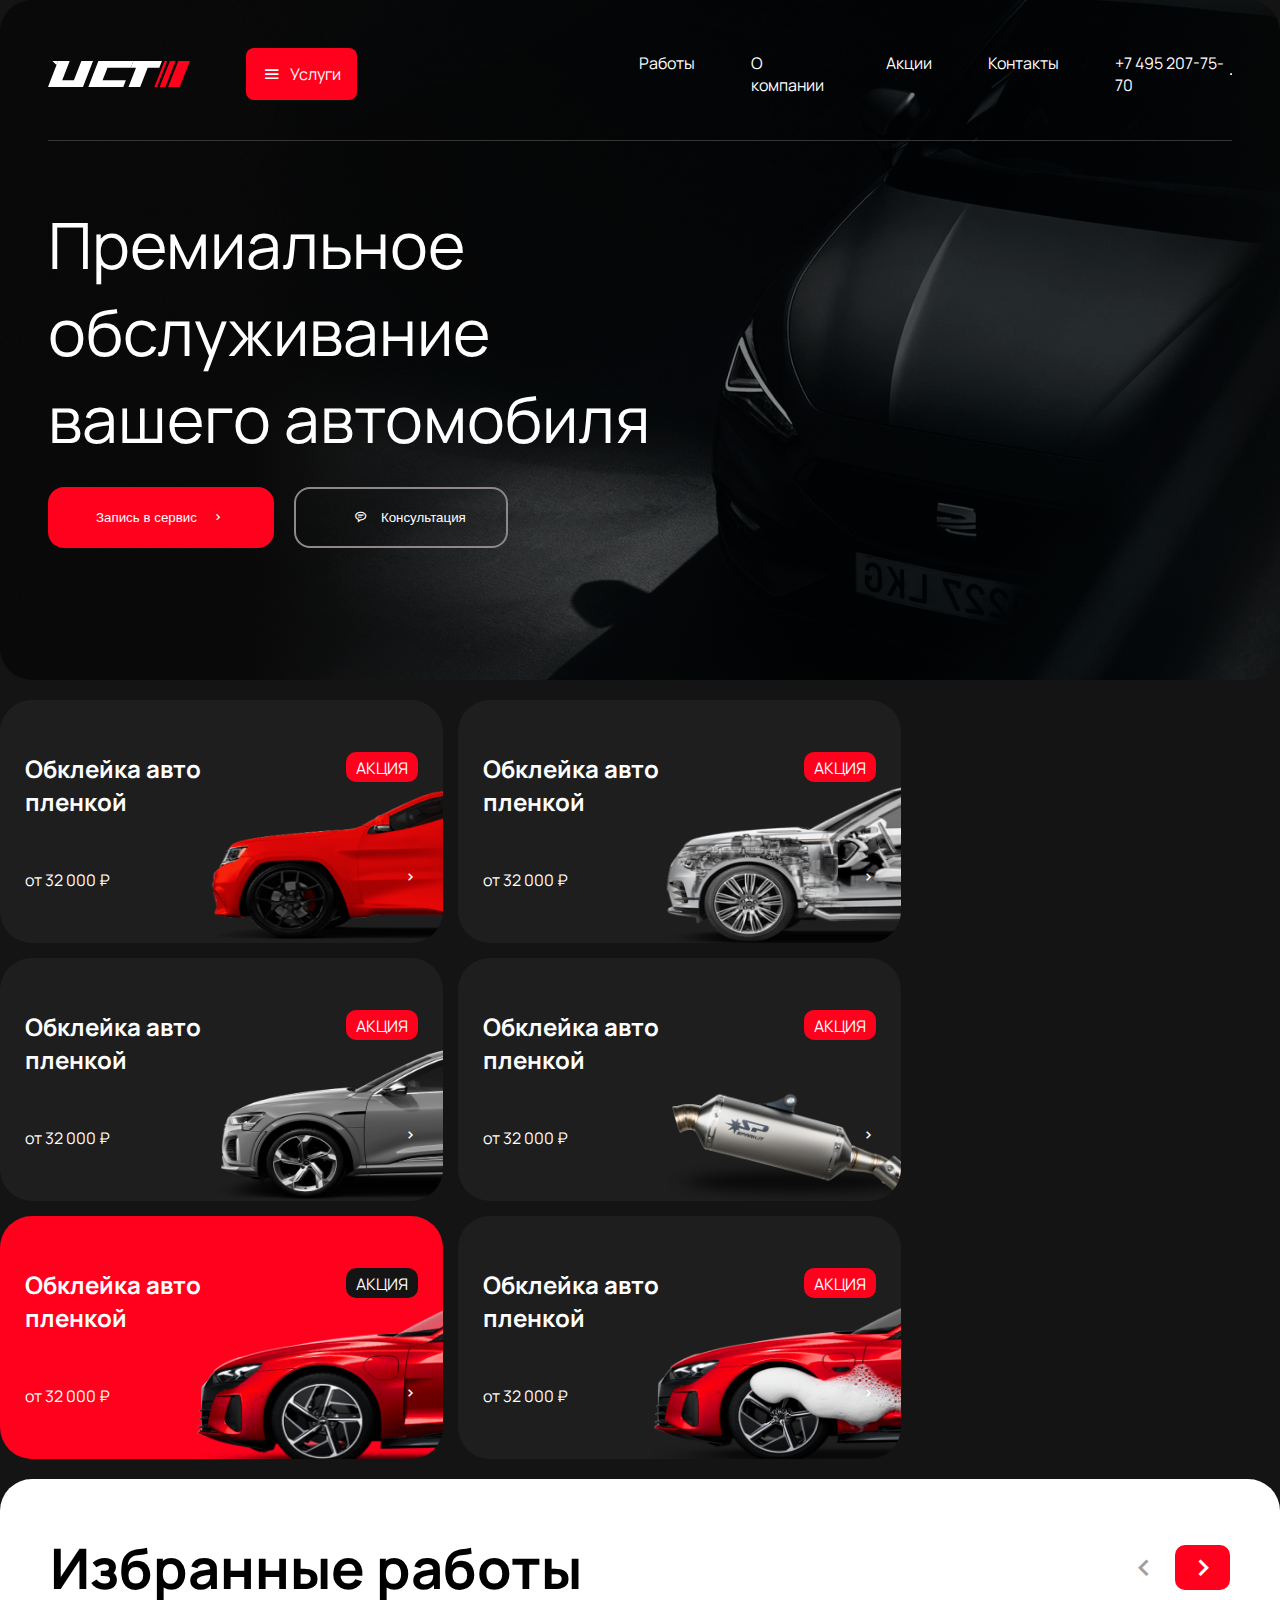
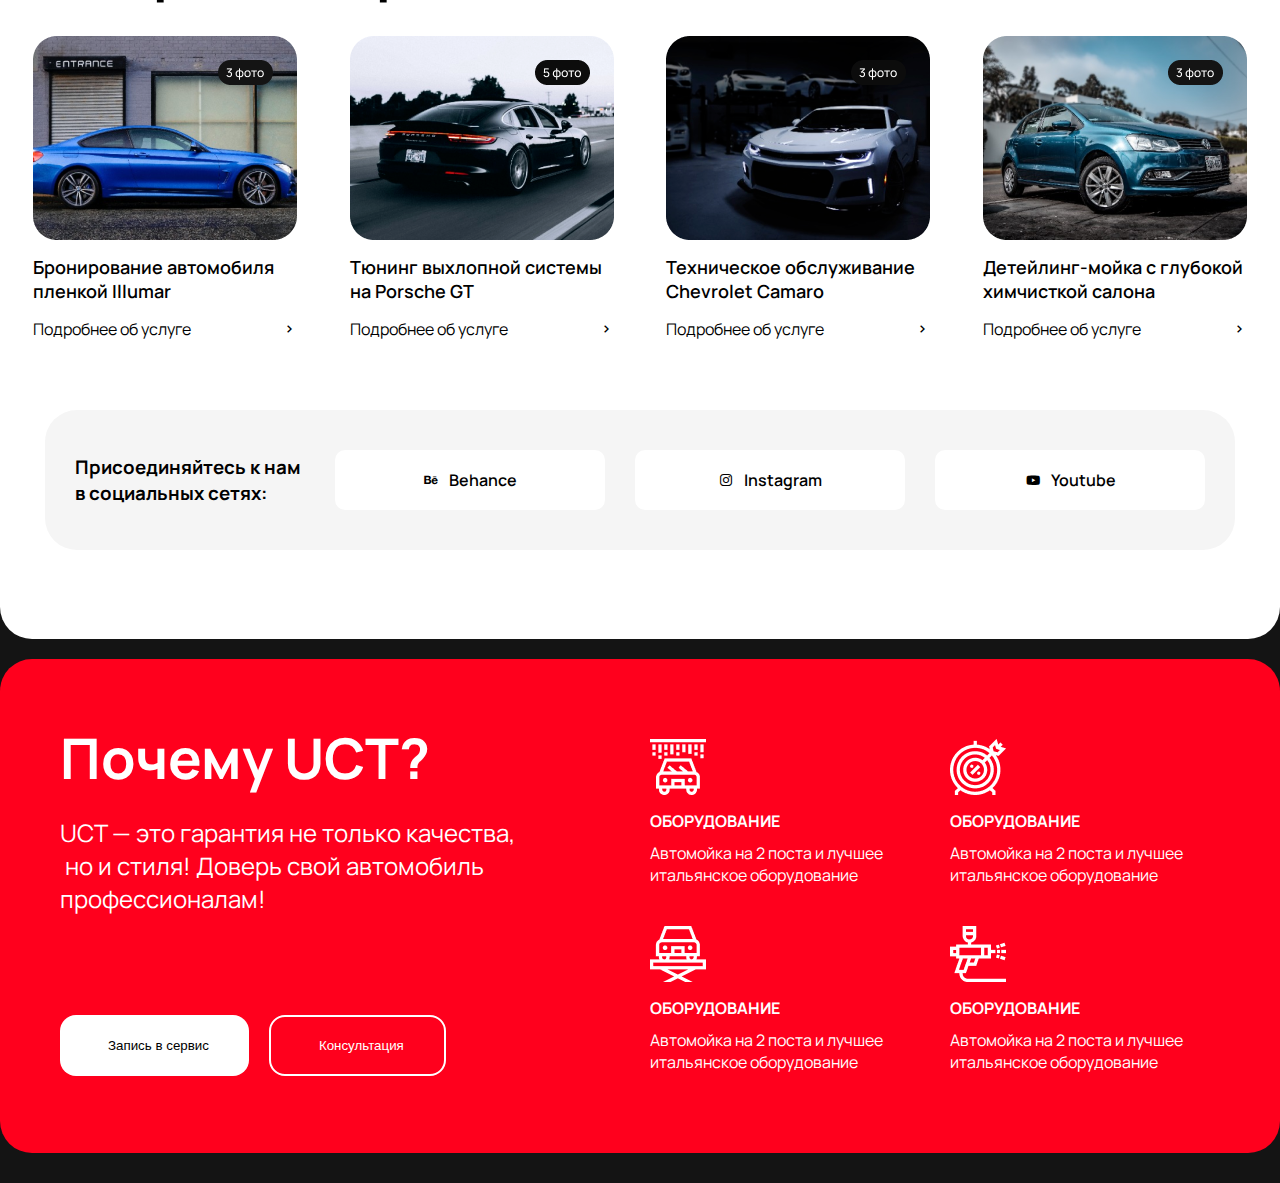
<file: car-service/index.html>
<!DOCTYPE html>
<html lang="en">
<head>
    <meta charset="UTF-8">
    <meta name="viewport" content="width=device-width, initial-scale=1.0">
    <title>Car Service</title>

    <!-- Google Fonts-->
    <link rel="preconnect" href="https://fonts.googleapis.com">
    <link rel="preconnect" href="https://fonts.gstatic.com" crossorigin>
    <link href="https://fonts.googleapis.com/css2?family=Manrope:wght@200;300;400;600;700;800&display=swap" rel="stylesheet">

    <!-- Icons -->
    <link rel="stylesheet" href="https://unpkg.com/boxicons@2.1.4/css/boxicons.min.css">

    <!-- CSS Link -->
    <link rel="stylesheet" href="css/index.css">
</head>
<body>
    <!-- Header Section Start -->
    <div class="header__section">
        <div class="header__box">
            <header class="header">
                <div class="header__logo">
                    <img class="logo" src="images/logo.svg" alt="">
                    <a class="service" href="#"> <i class='bx bx-menu'></i> Услуги</a>
                </div>
                <nav class="menu">
                    <ul class="menu__list">
                        <li class="menu__item">
                            <a class="menu__link" href="#">Работы</a>
                        </li>
                        <li class="menu__item">
                            <a class="menu__link" href="#">О компании</a>
                        </li>
                        <li class="menu__item">
                            <a class="menu__link" href="#">Акции</a>
                        </li>
                        <li class="menu__item">
                            <a class="menu__link" href="#">Контакты</a>
                        </li>
                        <li class="menu__item">
                            <a class="menu__link" href="#">+7 495 207-75-70</a>
                        </li>
                    </ul>
                </nav>
                <hr>
            </header>
            <div class="header__bottom">
                <div class="header__content">
                    <h1 class="header__title">Премиальное <br>обслуживание <br> вашего автомобиля</h1>
                    <div class="button__box">
                        <button class="header__button header__button-primary">Запись в сервис 
                            <i class='bx bx-chevron-right'></i>
                        </button>
                        <button class="header__button header__button-tranparent"> 
                            <i class='bx bx-message-rounded-detail'></i>
                            Консультация
                        </button>
                    </div>
                </div> 
                
            </div>
        </div>
       
    </div>   
   
    <!-- Header Section End -->
    
    <!-- Car Section Start -->
    <div class="car__section">
        <div class="cars">
            <div class="car">
                <div class="car__details">
                    <h1 class="car__title">Обклейка авто <br>
                        пленкой
                    </h1>
                    <a class="car__button" href="">АКЦИЯ</a>    
                </div>
                <div class="car__price">
                    <p>от <span>32 000 ₽</span></p> 
                    <i class='bx bx-chevron-right'></i>
                </div>
            </div>
            <div class="car">
                <div class="car__details">
                    <h1 class="car__title">Обклейка авто <br>
                        пленкой
                    </h1>
                    <a class="car__button" href="">АКЦИЯ</a>    
                </div>
                <div class="car__price">
                    <p>от <span>32 000 ₽</span></p> 
                    <i class='bx bx-chevron-right'></i>
                </div>
            </div>
            <div class="car">
                <div class="car__details">
                    <h1 class="car__title">Обклейка авто <br>
                        пленкой
                    </h1>
                    <a class="car__button" href="">АКЦИЯ</a>    
                </div>
                <div class="car__price">
                    <p>от <span>32 000 ₽</span></p> 
                    <i class='bx bx-chevron-right'></i>
                </div>
            </div>
            <div class="car">
                <div class="car__details">
                    <h1 class="car__title">Обклейка авто <br>
                        пленкой
                    </h1>
                    <a class="car__button" href="">АКЦИЯ</a>    
                </div>
                <div class="car__price">
                    <p>от <span>32 000 ₽</span></p> 
                    <i class='bx bx-chevron-right'></i>
                </div>
            </div>
            <div class="car car-red">
                <div class="car__details">
                    <h1 class="car__title">Обклейка авто <br>
                        пленкой
                    </h1>
                    <a class="car__button" href="">АКЦИЯ</a>    
                </div>
                <div class="car__price">
                    <p>от <span>32 000 ₽</span></p> 
                    <i class='bx bx-chevron-right'></i>
                </div>
            </div>
            <div class="car">
                <div class="car__details">
                    <h1 class="car__title">Обклейка авто <br>
                        пленкой
                    </h1>
                    <a class="car__button" href="">АКЦИЯ</a>    
                </div>
                <div class="car__price">
                    <p>от <span>32 000 ₽</span></p> 
                    <i class='bx bx-chevron-right'></i>
                </div>
            </div>
        </div>
    </div>
    <!-- Car Section End -->

    <!-- Block Section Start -->
    <section class="block__section">
        <div class="block">
            <div class="block__details">
                <div>
                    <h1 class="block__title">Избранные работы</h1>
                </div>
                <div>
                    <i class='bx bx-chevron-left left-arrow'></i>
                    <i class='bx bx-chevron-right right-arrow'></i>
                </div>
            </div>
            <div class="car__block">
                <div class="block__car-details">
                    <img src="images/car-10.png" alt="">
                    <h2 class="car__title">Бронирование автомобиля
                        пленкой Illumar
                    </h2>
                    <div class="car__show">
                        <p class="car__description">Подробнее об услуге</p>  <i class='bx bx-chevron-right'></i>
                    </div>
                </div>
                <div class="block__car-details">
                    <img src="images/car-7.png" alt="">
                    <h2 class="car__title">Тюнинг выхлопной системы
                        на Porsche GT
                    </h2>
                    <div class="car__show">
                        <p class="car__description">Подробнее об услуге</p>  <i class='bx bx-chevron-right'></i>
                    </div>
                </div>
                <div class="block__car-details">
                    <img src="images/car-8.png" alt="">
                    <h2 class="car__title">Техническое обслуживание
                        Chevrolet Camaro
                    </h2>
                    <div class="car__show">
                        <p class="car__description">Подробнее об услуге</p>  <i class='bx bx-chevron-right'></i>
                    </div>
                </div>
                <div class="block__car-details">
                    <img src="images/car-9.png" alt="">
                    <h2 class="car__title">Детейлинг-мойка с глубокой
                        химчисткой салона
                    </h2>
                    <div class="car__show">
                        <p class="car__description">Подробнее об услуге</p>  <i class='bx bx-chevron-right'></i>
                    </div>
                </div>
            </div>
            <div class="join__us">
                <div>
                    <h3>Присоединяйтесь к нам  <br>в социальных сетях:</h3>
                </div>
                <div class="behance">
                    <i class='bx bxl-behance'></i> Behance
                </div>
                <div class="instagram">
                    <i class='bx bxl-instagram'></i> <span>Instagram</span>
                </div>
                <div class="youtube">
                    <i class='bx bxl-youtube'></i> <span>Youtube</span>
                </div>
            </div>
        </div>
    </section>
    <section class="why__section">
        <div class="why">
            <div class="footer__content">
                    <h1>Почему UCT?</h1>
                <p>UCT — это гарантия не только качества, <br> но и стиля! Доверь свой автомобиль <br>профессионалам!</p>
                <div class="button__box footer__button-box">
                    <button class="footer__button foooter__button-primary ">
                        Запись в сервис 
                    </button>
                    <button class="footer__button footer__button-tranparent"> 
                            Консультация
                    </button>
                </div>
            </div>
            <div class="footer__details">
                <div>
                    <div class="single-details">
                        <img src="images/car-wash.png" alt="">
                        <h4>ОБОРУДОВАНИЕ</h4>
                        <p>Автомойка на 2 поста и лучшее итальянское оборудование</p>
                    </div>
                    <div class="single-details">
                        <img src="images/lift.png" alt="">
                        <h4>ОБОРУДОВАНИЕ</h4>
                        <p>Автомойка на 2 поста и лучшее итальянское оборудование</p>
                    </div>
                </div>
                <div>
                    <div class="single-details">
                        <img src="images/target.png" alt="">
                        <h4>ОБОРУДОВАНИЕ</h4>
                        <p>Автомойка на 2 поста и лучшее итальянское оборудование</p>
                    </div>
                    <div class="single-details">
                        <img src="images/spray-paint-gun.png" alt="">
                        <h4>ОБОРУДОВАНИЕ</h4>
                        <p>Автомойка на 2 поста и лучшее итальянское оборудование</p>
                    </div>
                </div>
            </div>
        </div>
    </section>
</body>
</html>
</file>
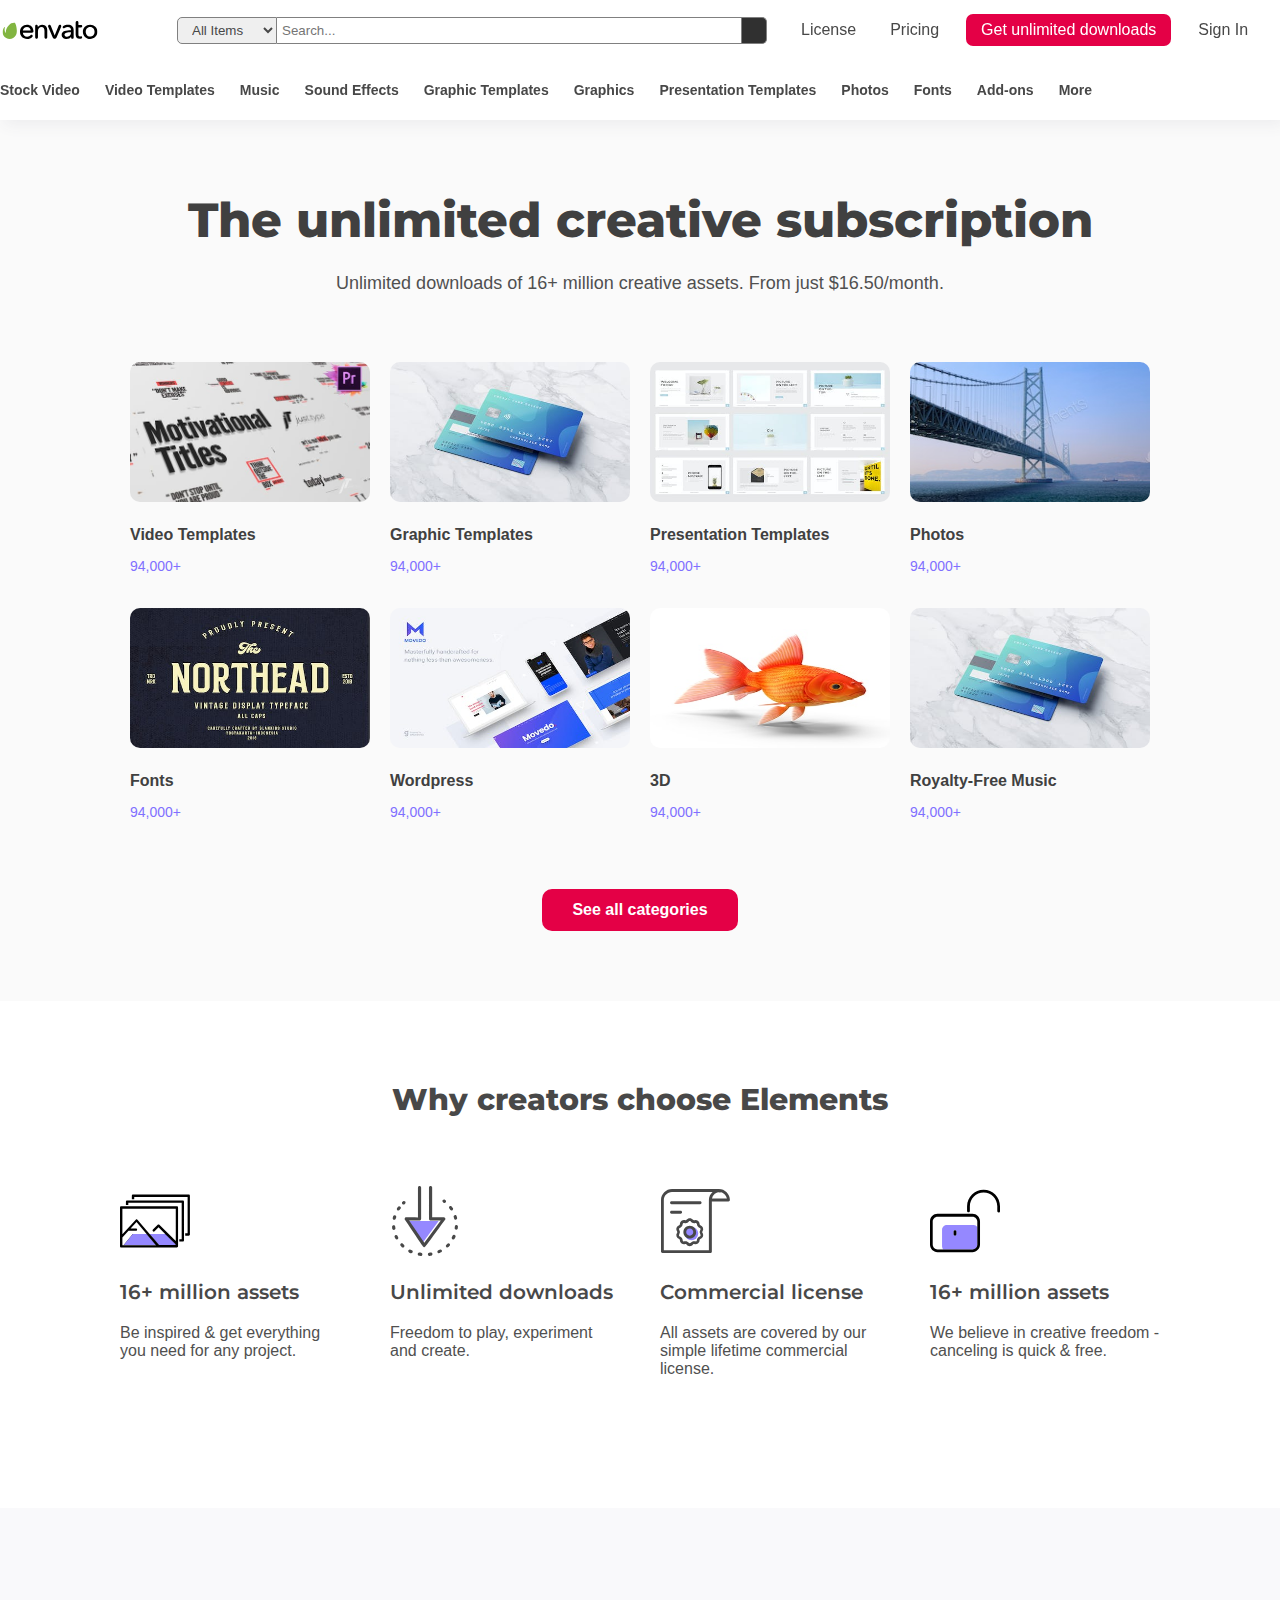
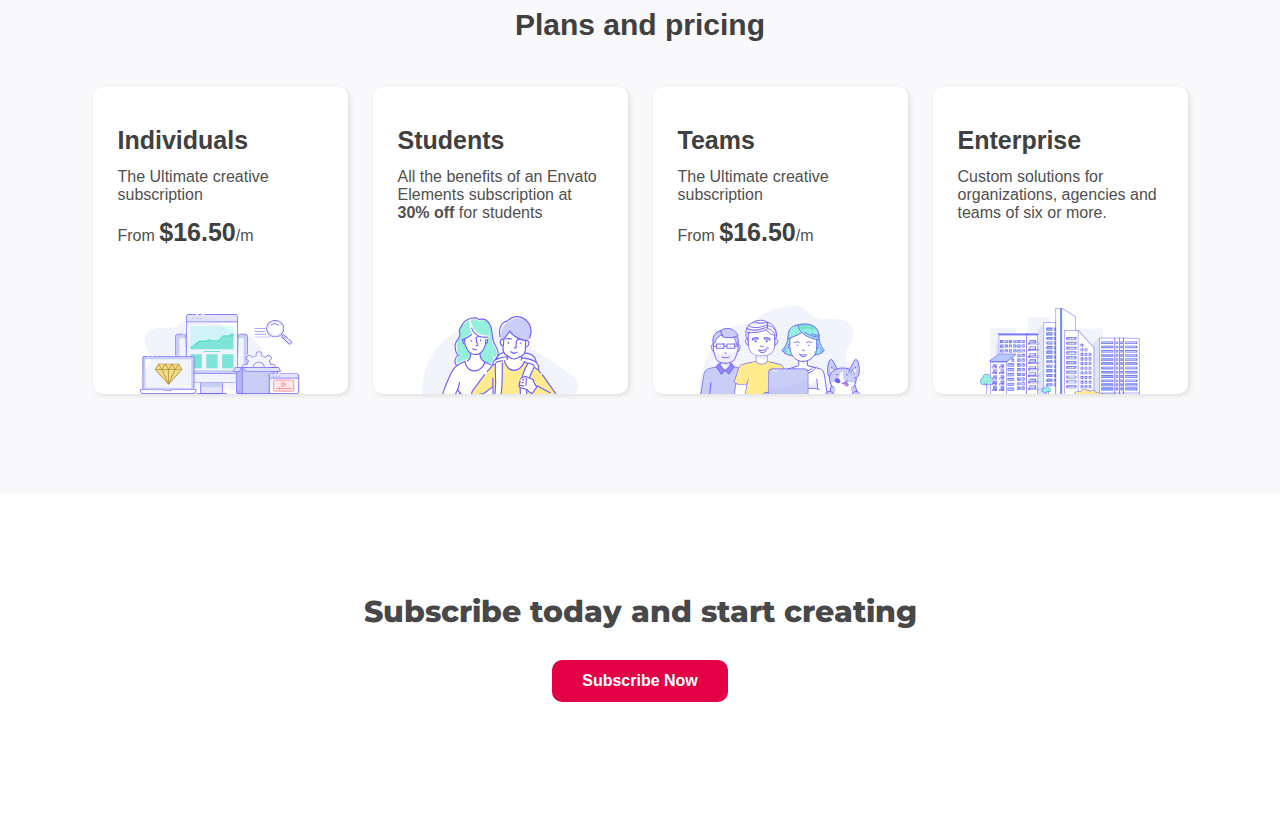
<file: envato-elements/index.html>
<!DOCTYPE html>
<html lang="en">
<head>
    <meta charset="UTF-8">
    <meta name="viewport" content="width=device-width, initial-scale=1.0">
    <title>Envato Elements: Unlimited Stock Videos, Music, Photos & Graphics</title>

    <!-- Favicon -->
    <link rel="shortcut icon" href="images/favicon.webp" type="image/x-icon">

    <!-- Google Fonts -->
    <link rel="preconnect" href="https://fonts.googleapis.com">
    <link rel="preconnect" href="https://fonts.gstatic.com" crossorigin>
    <link href="https://fonts.googleapis.com/css2?family=Montserrat:ital,wght@0,100;0,200;0,300;0,400;0,500;0,600;0,700;0,800;0,900;1,100;1,200;1,300;1,400;1,500;1,600;1,700;1,800;1,900&display=swap" rel="stylesheet">

    <!-- Font Awesome CDN Link-->
    <link rel="stylesheet" href="https://cdnjs.cloudflare.com/ajax/libs/font-awesome/6.4.2/css/all.min.css" integrity="sha512-z3gLpd7yknf1YoNbCzqRKc4qyor8gaKU1qmn+CShxbuBusANI9QpRohGBreCFkKxLhei6S9CQXFEbbKuqLg0DA==" crossorigin="anonymous" referrerpolicy="no-referrer" />

    <!-- CSS Link -->
    <link rel="stylesheet" href="css/index.css">
</head>
<body>
    <!-- Header Section Start -->
    <div class="header__section">
        <header class="header">
            <div class="header__content">
                <img src="images/logo.svg" alt="Envato Elements" class="header__logo">
                <form class="header__search">
                    <select class="items" name="item" id="all-items"> 
                        <i class="fa-solid fa-angle-down"></i>
                        <option value="all items">All Items</option>
                        <option value="Music">Stock Videos</option>
                        <option value="Music">Music</option>
                    </select>
                    <input class="search" 
                        type="search" 
                        placeholder="Search...">
                    <button type="submit">
                        <i class="fa-solid fa-magnifying-glass"></i>
                    </button>
                </form>
                <nav class="header__content-nav">
                    <ul>
                        <li class="nav__item">
                            <a class="nav__item-link hover-link" href="#">License</a></li>
                        <li class="nav__item">
                            <a class="nav__item-link hover-link" href="#">Pricing</a></li>
                        <li class="get-download">
                            <a class="nav__item-link hover-link" href="#" >Get unlimited downloads</a></li>
                        <li class="nav__item">
                            <i class="fa-solid fa-circle-user"></i>
                            <a class="nav__item-link hover-link" href="#">Sign In</a>
                        </li>
                    </ul>
                </nav>
            </div>
            <nav class="navbar">
                <ul class="navbar__items">
                    <li class="navbar__item">
                        <a class="navbar__item-link" href="#">Stock Video</a>
                        <ul class="sub__menu">
                            <li class="sub__menu-item"><a href="#">Stock Footge</a></li>
                            <li class="sub__menu-item"><a href="#">Motion Graphics</a></li>
                            <li class="sub__menu-item"><a href="#">All Stock Videos</a></li>
                        </ul>
                    </li>
                    <li class="navbar__item">
                        <a class="navbar__item-link" href="#">Video Templates</a>
                        <ul class="sub__menu">
                            <li class="sub__menu-item"><a href="#">After Effects</a></li>
                            <li class="sub__menu-item"><a href="#">Premiere Pro</a></li>
                            <li class="sub__menu-item"><a href="#">Apple Motion</a></li>
                            <li class="sub__menu-item"><a href="#">Final Cut Pro</a></li>
                            <li class="sub__menu-item"><a href="#">DaVinci Resolve</a></li>
                        </ul>
                    </li>
                    <li class="navbar__item">
                        <a class="navbar__item-link" href="#">Music</a>
                        <ul class="sub__menu">
                            <li class="sub__menu-item"><a href="#">Royality Music</a></li>
                            <li class="sub__menu-item"><a href="#">Premiere Pro</a></li>
                        </ul>
                    </li>
                    <li class="navbar__item">
                        <a class="navbar__item-link" href="#">Sound Effects</a>
                        <ul class="sub__menu">
                            <li class="sub__menu-item"><a href="#">Game Sounds</a></li>
                            <li class="sub__menu-item"><a href="#">Domestic Sounds</a></li>
                            <li class="sub__menu-item"><a href="#">Human Sounds</a></li>
                            <li class="sub__menu-item"><a href="#">Nature Sounds</a></li>
                            <li class="sub__menu-item"><a href="#">Urban Sounds</a></li>
                            <li class="sub__menu-item"><a href="#">Carton Sounds</a></li>
                            <li class="sub__menu-item"><a href="#">Sounds Pack</a></li>
                        </ul>
                    </li>
                    <li class="navbar__item">
                        <a class="navbar__item-link" href="#">Graphic Templates</a>
                        <ul class="sub__menu">
                            <li class="sub__menu-item"><a href="#">Adobe Photoshop</a></li>
                            <li class="sub__menu-item"><a href="#">Adobe Illustrators</a></li>
                            <li class="sub__menu-item"><a href="#">Adobe InDesign</a></li>
                            <li class="sub__menu-item"><a href="#">Adobe XD</a></li>
                            <li class="sub__menu-item"><a href="#">Figma</a></li>
                            <li class="sub__menu-item"><a href="#">Sketch</a></li>
                        </ul>
                    </li>
                    <li class="navbar__item">
                        <a class="navbar__item-link" href="#">Graphics</a>
                        <ul class="sub__menu">
                            <li class="sub__menu-item"><a href="#">Background</a></li>
                            <li class="sub__menu-item"><a href="#">Textures</a></li>
                            <li class="sub__menu-item"><a href="#">Social</a></li>
                            <li class="sub__menu-item"><a href="#">Patterns</a></li>
                            <li class="sub__menu-item"><a href="#">Icons</a></li>
                            <li class="sub__menu-item"><a href="#">Objects</a></li>
                        </ul>
                    </li>
                    <li class="navbar__item">
                        <a class="navbar__item-link" href="#">Presentation Templates</a>
                        <ul class="sub__menu">
                            <li class="sub__menu-item"><a href="#">Keynote</a></li>
                            <li class="sub__menu-item"><a href="#">Google Slides</a></li>
                            <li class="sub__menu-item"><a href="#">PowerPoint</a></li>
                        </ul>
                    </li>
                    <li class="navbar__item">
                        <a class="navbar__item-link" href="#">Photos</a>
                    </li> 
                    <li class="navbar__item">
                        <a class="navbar__item-link" href="#">Fonts</a>
                        <ul class="sub__menu">
                            <li class="sub__menu-item"><a href="#">Serif</a></li>
                            <li class="sub__menu-item"><a href="#">Sans Serif</a></li>
                            <li class="sub__menu-item"><a href="#">Decorative</a></li>
                        </ul>
                    </li>
                    <li class="navbar__item">
                        <a class="navbar__item-link" href="#">Add-ons</a>
                        <ul class="sub__menu">
                            <li class="sub__menu-item"><a href="#">Adobe Photosop</a></li>
                            <li class="sub__menu-item"><a href="#">Adobe Lightroom</a></li>
                            <li class="sub__menu-item"><a href="#">Adobe Illustrator</a></li>
                        </ul>
                    </li>
                    <li class="navbar__item">
                        <a class="navbar__item-link" href="#">More</a>
                        <ul class="sub__menu">
                            <li class="sub__menu-item">
                                <a href="#">Web Templates</a>
                            </li>
                            <li class="sub__menu-item">
                                <a href="#">CMS Templates</a>
                            </li>
                            <li class="sub__menu-item">
                                <a href="#">Wordpress</a>
                            </li>
                        </ul>
                    </li>
                </ul>
            </nav>
        </header>
    </div>
    <!-- Header Section End -->
    
    <!-- Categories Section Start -->
    <section class="category__section">
        <div class="category">
            <h1 class="category__title">The unlimited creative subscription</h1>
            <p class="category__description">Unlimited downloads of 16+ million creative assets. From just $16.50/month.</p>
            <div class="category__items">
                <div class="category__item">
                    <img src="images/video-tempaltes.jpeg" alt="">
                    <h4 class="category__item--title">Video Templates</h4>
                    <p class="category__item-count">94,000+</p>
                </div> 
                <div class="category__item">
                    <img src="images/graphics-temaplates.jpeg" alt="">
                    <h4 class="category__item--title">Graphic Templates</h4>
                    <p class="category__item-count">94,000+</p>
                </div> 
                <div class="category__item">
                    <img src="images/presentation-templates.jpeg" alt="">
                    <h4 class="category__item--title">Presentation Templates</h4>
                    <p class="category__item-count">94,000+</p>
                </div> 
                <div class="category__item">
                    <img src="images/photos.jpg" alt="">
                    <h4 class="category__item--title">Photos</h4>
                    <p class="category__item-count">94,000+</p>
                </div> 
                <div class="category__item">
                    <img src="images/fonts.jpeg" alt="">
                    <h4 class="category__item--title">Fonts</h4>
                    <p class="category__item-count">94,000+</p>
                </div> 
                <div class="category__item">
                    <img src="images/wordpress.jpeg" alt="">
                    <h4 class="category__item--title">Wordpress</h4>
                    <p class="category__item-count">94,000+</p>
                </div> 
                <div class="category__item">
                    <img src="images/3d.jpeg" alt="">
                    <h4 class="category__item--title">3D</h4>
                    <p class="category__item-count">94,000+</p>
                </div> 
                <div class="category__item">
                    <img src="images/graphics-temaplates.jpeg" alt="">
                    <h4 class="category__item--title">Royalty-Free Music</h4>
                    <p class="category__item-count">94,000+</p>
                </div>
                
            </div>
            <button class="btn-primary"> See all categories</button>
        </div>
    </section>
    <!-- Categories Section End -->

    <!-- Creators Section Start -->
    <section class="creator__section">
        <div class="creator">
            <h2 class="creator__title">
                Why creators choose Elements
            </h2> <br>
            <div class="creator__items">
                <div class="creator__item">
                    <svg class="creator__item-img" tabindex="" xmlns="http://www.w3.org/2000/svg" viewBox="0 0 67.4 51" role="img" aria-label="Photos"><path d="M34.7 48.7H3.6L12.3 38h13.3zM53.7 48v.7H37.6L28.5 38h15.1z"></path><path d="M43.6 38H28.5l9.1 10.8h16.1V48L43.6 38zm-18 0H12.3L3.6 48.7h31.1L25.6 38zm18 0H28.5l9.1 10.8h16.1V48L43.6 38zm-18 0H12.3L3.6 48.7h31.1L25.6 38z" fill="#9588ff"></path><path d="M54.8 11.3H1.1c-.6 0-1.1.5-1.1 1.1v37.4c0 .7.5 1.2 1.1 1.2h53.7c.6 0 1.1-.5 1.1-1.1V12.5c0-.7-.5-1.2-1.1-1.2zM2.3 48.7v-7.2L8.2 35h7.2c.6 0 1.1-.5 1.1-1.1 0-.6-.5-1.1-1.1-1.1h-5.2l5.7-6.3L25.6 38l9.1 10.8H2.3zm51.4 0H37.6L28.5 38 16.8 24.2c-.2-.2-.5-.4-.8-.4-.3 0-.6.1-.8.4L2.3 38.3V13.6h51.4v31.2L37.9 29.2c-.2-.2-.5-.3-.8-.3-.3 0-.6.1-.8.3l-4.6 4.6c-.5.5-.5 1.2 0 1.6.5.5 1.1.5 1.6 0l3.8-3.8 6.4 6.3 10.1 10v.8zm5.7-5.6V7.9H8v2.3H5.7V6.8c0-.6.5-1.1 1.1-1.1h53.7c.6 0 1.1.5 1.1 1.1v37.4c0 .6-.5 1.1-1.1 1.1h-3.4V43h2.3zm5.7-5.7V2.3H13.7v2.3h-2.3V1.1c0-.6.5-1.1 1.1-1.1h53.7c.6 0 1.1.5 1.1 1.1v37.4c0 .6-.5 1.1-1.1 1.1h-3.4v-2.3h2.3z"></path></svg>
                    <h3 class="creator__item-title">16+ million assets</h3>
                    <p class="creator__item-description">
                        Be inspired & get everything you need for any project.
                    </p>
                </div>
                <div class="creator__item">
                    <svg class="creator__item-img" tabindex="" xmlns="http://www.w3.org/2000/svg" viewBox="0 0 62.1 66" role="img" aria-label="Down"><path fill="#9588ff" fill-rule="evenodd" clip-rule="evenodd" d="M14.1 33.1l14.3 21.1 15.5-21.1H14.1z"></path><path d="M50.6 15.4c-.5.7-1.4.8-2.1.3-.2-.1-.3-.2-.4-.3-.4-.3-.6-.7-.6-1.2 0-.3.1-.6.3-.9.5-.7 1.4-.8 2-.4.2.2.4.2.5.4.6.6.8 1.5.3 2.1zM54.8 22.4c-.3-.4-.5-.7-.8-1.1-.5-.7-.4-1.6.3-2.1s1.6-.4 2.1.3c.3.5.6.8.9 1.3 1.1 1.6-1.3 3.2-2.5 1.6zM58.5 30.6c-.1-.5-.2-.9-.4-1.3-.2-.8.2-1.6 1-1.8.8-.3 1.6.2 1.8 1 .2.4.3 1 .4 1.5.5 1.8-2.4 2.5-2.8.6zM62.1 38.4c-.1.5-.1 1-.1 1.5-.2 1.9-3.2 1.6-3-.4.1-.5.2-1 .2-1.4.1-.8.8-1.4 1.6-1.3.7.1 1.4.8 1.3 1.6zM59.8 48.1l-.7 1.4c-.9 1.8-3.6.5-2.7-1.3.2-.4.4-.8.6-1.3.3-.7 1.2-1.1 2-.7.8.3 1.1 1.1.8 1.9zM54.3 56.4l-1.1 1.1c-1 1-2.5.2-2.5-1 0-.8.5-1 1.5-2.1 1.2-1.5 3.4.6 2.1 2zM46.3 62.5c-.5.2-1 .4-1.4.7-1 .4-2.2-.2-2.2-1.3 0-1.2 1-1.4 2.2-1.9 1.7-1 3.1 1.6 1.4 2.5zM36.9 65.8c-.5.1-1 .1-1.5.2-1.9.2-2.3-2.7-.4-3 .5-.1 1-.1 1.4-.2.8-.2 1.6.4 1.7 1.2.1.9-.4 1.6-1.2 1.8zM26.9 65.9c-.5-.1-1-.1-1.5-.2-1.9-.3-1.4-3.2.5-2.9.4.1 1 .1 1.4.2 1.9.3 1.6 3.2-.4 2.9zM17.4 63.3c-.5-.2-1-.4-1.4-.7-1.7-.9-.3-3.5 1.4-2.6.4.2.8.4 1.3.6 1.7.8.5 3.5-1.3 2.7zM11.3 57.6c-.5.6-1.5.7-2.1.1-.6-.7-1.5-1.3-1.5-2.2 0-1.3 1.6-2 2.5-1 .3.3.6.7 1 1 .6.6.6 1.5.1 2.1zM5.1 50.3c-.7.4-1.6.1-2-.7-.2-.4-.8-1.5-.8-2 0-1.5 2.2-2.1 2.8-.6.2.4.4.8.6 1.3.4.7.1 1.6-.6 2zM.1 40.1c0-.3-.1-1.3-.1-1.6 0-1.9 2.8-2 3-.1 0 .4.1.9.2 1.3.1 2-2.8 2.3-3.1.4zM3.9 29.4c-.1.5-.2.9-.4 1.3-.4 1.7-2.9 1.4-2.9-.3 0-.4.4-1.6.4-1.9.6-1.8 3.5-.9 2.9.9zM8 21.4c-.3.4-.6.7-.8 1.1-.8 1.3-2.7.7-2.7-.8 0-.7.4-1.1 1.1-2.1 1.2-1.5 3.6.3 2.4 1.8zM12.2 16.8l-.4.4c-.6.5-1.6.4-2.1-.2-.2-.3-.4-.6-.4-1s.1-.8.5-1.1l.5-.4c.6-.5 1.5-.5 2.1.2.5.7.4 1.6-.2 2.1zM50 31.9C30 59.1 31.4 57.7 30.3 57.7c-1.1 0 .2 1.4-18.2-25.8-.3-.5-.3-1-.1-1.6.6-1 .5-.7 12.4-.7V1.4c0-1.9 3-1.9 3 0V31c0 .8-.7 1.5-1.5 1.5h-9.8l14.3 21.1 15.5-21.1h-9.6c-.8 0-1.5-.7-1.5-1.5V1.4c0-1.9 3-1.9 3 0v28.1h11c1.2.1 1.9 1.5 1.2 2.4z" fill="#484848"></path></svg>
                    <h3 class="creator__item-title">Unlimited downloads</h3>
                    <p class="creator__item-description">
                        Freedom to play, experiment and create.
                    </p>
                </div>
                <div class="creator__item">
                    <svg class="creator__item-img" tabindex="" xmlns="http://www.w3.org/2000/svg" viewBox="0 0 70 70" role="img" aria-label="Certificate"><path fill="#9588ff" d="M31.483 54.287a6.718 6.718 0 100-13.436 6.718 6.718 0 000 13.436z"></path><path fill="#484848" fill-rule="evenodd" clip-rule="evenodd" d="M51.853 15.497v50.13c-.072.723-.722 1.373-1.517 1.373H2.445C1.65 67 1 66.35 1 65.555v-51.43C1 8.055 5.984 3.071 12.052 3.071h46.357c.142-.047.294-.072.45-.072 6.068 0 11.053 4.984 11.053 11.052 0 .867-.65 1.445-1.445 1.445H51.853zm8.096-9.535c3.541.475 6.344 3.232 7 6.645H51.995a8.152 8.152 0 017.955-6.645zm-33.45 52.514c.722 1.084 1.95 1.662 3.25 1.662s2.529-.578 3.25-1.662c.29-.433.795-.578 1.301-.433 1.228.433 2.528.217 3.612-.578 1.083-.722 1.661-1.95 1.661-3.25 0-.578.29-1.012.795-1.156a4.222 4.222 0 002.6-2.6c.434-1.229.217-2.529-.578-3.613-.289-.36-.289-.938 0-1.372a3.81 3.81 0 00.578-3.612 4.222 4.222 0 00-2.6-2.6c-.434-.217-.795-.65-.795-1.156 0-1.3-.578-2.456-1.661-3.25a3.81 3.81 0 00-3.612-.578c-.433.144-1.011 0-1.3-.434-.722-1.083-1.95-1.661-3.25-1.661-1.301 0-2.457.578-3.251 1.661-.29.434-.795.578-1.3.434-1.229-.434-2.529-.217-3.612.578-1.084.722-1.662 1.95-1.662 3.25 0 .578-.289 1.011-.794 1.156a4.222 4.222 0 00-2.6 2.6c-.434 1.228-.217 2.529.577 3.612.29.361.29.94 0 1.373a3.81 3.81 0 00-.578 3.611 4.222 4.222 0 002.6 2.6c.434.217.795.65.795 1.157 0 1.3.578 2.455 1.662 3.25 1.083.795 2.384 1.011 3.611.578.434-.145 1.012 0 1.3.433zm2.311-1.661c-.794-1.084-1.95-1.661-3.25-1.661-.434 0-.867.072-1.3.216a1.152 1.152 0 01-1.084-.144c-.361-.217-.506-.578-.506-.94 0-1.733-1.155-3.322-2.817-3.828a1.431 1.431 0 01-.795-.794 1.152 1.152 0 01.145-1.084 4.125 4.125 0 000-4.767c-.217-.361-.289-.723-.145-1.084.145-.433.434-.65.795-.794 1.734-.506 2.817-2.095 2.817-3.829 0-.361.217-.722.506-.939.361-.217.722-.289 1.083-.144 1.734.577 3.54 0 4.551-1.445.506-.65 1.517-.65 1.95 0 1.084 1.372 2.89 2.022 4.551 1.445a1.152 1.152 0 011.084.144c.361.217.505.578.505.94 0 1.733 1.156 3.322 2.818 3.828.36.144.65.433.794.794.145.361.072.795-.144 1.084a4.125 4.125 0 000 4.767c.216.361.289.723.144 1.084-.144.433-.433.65-.794.794-1.734.506-2.818 2.095-2.818 3.829 0 .36-.216.722-.505.939-.361.217-.723.289-1.084.144-1.733-.578-3.54 0-4.55 1.445-.506.65-1.517.65-1.95 0zm-5.417-10.619c0 3.468 2.817 6.357 6.356 6.357 3.54 0 6.43-2.89 6.357-6.357 0-3.467-2.89-6.356-6.357-6.356s-6.356 2.817-6.356 6.356zm2.817-.072c0-1.95 1.589-3.54 3.54-3.54 1.95 0 3.539 1.59 3.539 3.54s-1.59 3.54-3.54 3.54-3.54-1.59-3.54-3.54zm22.682 18.059H3.817V14.124c0-4.55 3.684-8.235 8.235-8.162h40.524c-2.24 2.022-3.684 4.912-3.684 8.162v50.059zM40.15 18.24H11.474c-.795 0-1.445-.65-1.445-1.444 0-.795.65-1.445 1.445-1.445H40.15c.794 0 1.444.65 1.444 1.445-.072.794-.65 1.444-1.444 1.444zm-28.677 9.463h9.173c.795 0 1.445-.65 1.445-1.444 0-.795-.65-1.445-1.445-1.445h-9.173c-.795 0-1.445.65-1.445 1.445 0 .794.65 1.444 1.445 1.444z"></path></svg>
                    <h3 class="creator__item-title">Commercial license</h3>
                    <p class="creator__item-description">
                        All assets are covered by our simple lifetime commercial license.
                    </p>
                </div>
                <div class="creator__item">
                    <svg class="creator__item-img" tabindex="" xmlns="http://www.w3.org/2000/svg" viewBox="0 0 69.7 62" role="img" aria-label="Lock"><path d="M43.4 35H16.6c-2.5 0-4.6 2.2-4.6 4.8v16.4c0 1.2.4 2.2 1.1 3.1h29.2c2.6 0 4.8-2.2 4.8-4.8V37c-.8-1.2-2.2-2-3.7-2zm-17.1 9.1c-.1.7-.6 1.4-1.4 1.4-.8 0-1.4-.6-1.4-1.4v-2.5c0-.8.6-1.4 1.4-1.4.7 0 1.4.6 1.4 1.4v2.5zM43.4 35H16.6c-2.5 0-4.6 2.2-4.6 4.8v16.4c0 1.2.4 2.2 1.1 3.1h29.2c2.6 0 4.8-2.2 4.8-4.8V37c-.8-1.2-2.2-2-3.7-2zm-17.1 9.1c-.1.7-.6 1.4-1.4 1.4-.8 0-1.4-.6-1.4-1.4v-2.5c0-.8.6-1.4 1.4-1.4.7 0 1.4.6 1.4 1.4v2.5zM43.4 35H16.6c-2.5 0-4.6 2.2-4.6 4.8v16.4c0 1.2.4 2.2 1.1 3.1h29.2c2.6 0 4.8-2.2 4.8-4.8V37c-.8-1.2-2.2-2-3.7-2zm-17.1 9.1c-.1.7-.6 1.4-1.4 1.4-.8 0-1.4-.6-1.4-1.4v-2.5c0-.8.6-1.4 1.4-1.4.7 0 1.4.6 1.4 1.4v2.5z" fill="#9588ff"></path><path d="M69.7 16.4v4.8c0 .7-.6 1.3-1.4 1.3s-1.3-.7-1.3-1.4v-4.8c0-7.5-6.1-13.7-13.6-13.7S39.7 8.7 39.7 16.3v4.8c0 .7-.6 1.3-1.4 1.3-.7 0-1.4-.6-1.4-1.3v-4.8C37.1 7.3 44.4 0 53.4 0s16.3 7.3 16.3 16.4zM42.3 23.9H7.5c-4.1 0-7.5 3.4-7.5 7.5v23C0 58.6 3.4 62 7.5 62h34.8c4.1 0 7.5-3.4 7.5-7.5v-23c0-4.2-3.4-7.6-7.5-7.6zm4.8 30.6c0 2.7-2.2 4.8-4.8 4.8H7.5c-2.7 0-4.8-2.2-4.8-4.8v-23c0-2.6 2.2-4.8 4.8-4.8h34.8c2.6 0 4.8 2.2 4.8 4.8v23z"></path><path d="M26.3 41.7v2.5c-.1.7-.6 1.4-1.4 1.4-.8 0-1.4-.6-1.4-1.4v-2.5c0-.8.6-1.4 1.4-1.4.8 0 1.4.6 1.4 1.4z"></path></svg>
                    <h3 class="creator__item-title">16+ million assets</h3>
                    <p class="creator__item-description">
                        We believe in creative freedom - canceling is quick & free.
                    </p>
                </div>
            </div>
        </div>
    </section>
    <!-- Creators Section End -->

    <!-- Pricing Section Start -->
    <section class="pricing__section">
        <div class="pricing">
            <h2 class="pricing__title">Plans and pricing</h2>
            <div class="pricing__items">
                <div class="pricing__item">
                    <h3 class="pricing__item-title">Individuals</h3>
                    <p class="pricing__item-description">The Ultimate creative subscription</p>
                    <p>From <span class="pricing__item-price">$16.50</span>/m</p>
                </div>
                <div class="pricing__item">
                    <h3 class="pricing__item-title">Students</h3>
                    <p class="pricing__item-description">All the benefits of an Envato Elements subscription at <strong>30% off</strong> for students</p>
                    
                </div>
                <div class="pricing__item">
                    <h3 class="pricing__item-title">Teams</h3>
                    <p class="pricing__item-description">The Ultimate creative subscription</p>
                    <p>From <span class="pricing__item-price">$16.50</span>/m</p>
                </div>
                <div class="pricing__item">
                    <h3 class="pricing__item-title">Enterprise</h3>
                    <p class="pricing__item-description">Custom solutions for organizations, agencies and teams of six or more.</p>
                </div>
            </div>
        </div>
    </section>
    <!-- Pricing Section End-->


    <!-- Subscribe Section Start -->
    <section class="subscribe__section">
        <div class="subscribe">
            <div class="subscribe__content">
                <h1 class="subscribe__title">Subscribe today and start creating</h1>
                <button class="btn-primary">Subscribe Now</button>
            </div>
        </div>
    </section>
</body>
</html>
</file>
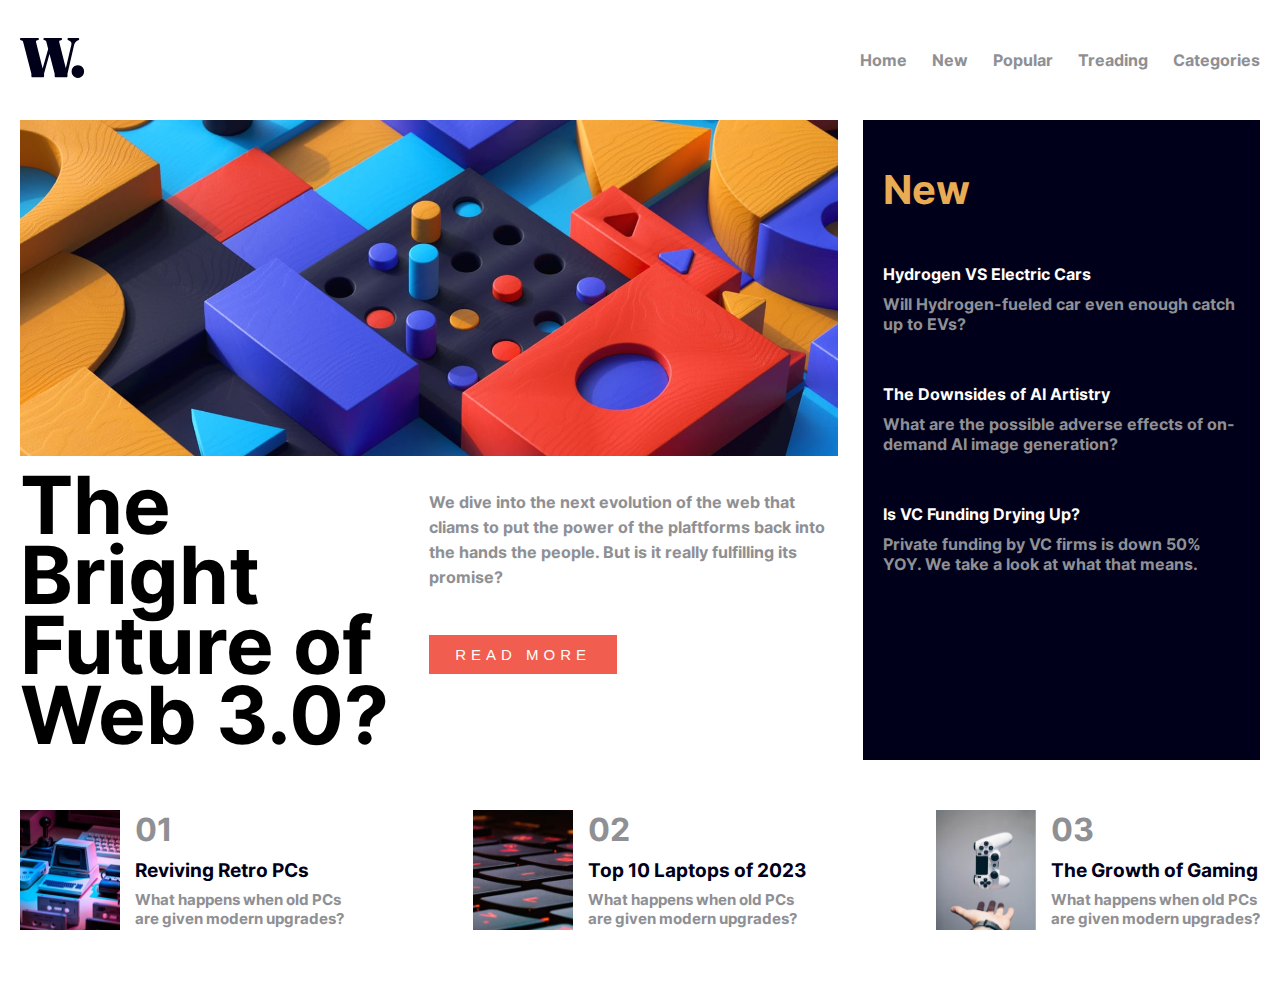
<file: news-homepage/index.html>
<!DOCTYPE html>
<html lang="en">
<head>
  <meta charset="UTF-8">
  <meta name="viewport" content="width=device-width, initial-scale=1.0"> <!-- displays site properly based on user's device -->
  <link rel="icon" type="image/png" sizes="32x32" href="./assets/images/favicon-32x32.png">
  <title>Frontend Mentor | News homepage</title>

	<!-- CSS Link-->
	<link rel="stylesheet" href="css/index.css">
</head>
<body>
	<div class="container__full">
		<div class="container">
			<header class="header">
				<div class="logo">
					<img src="assets/images/logo.svg" alt="">
				</div>
				<nav class="header__menu">
					<ul class="header__menu-list">
						<li class="header__menu-items">
							<a href="#" class="header__menu-link">Home</a>
						</li>
						<li class="header__menu-items">
							<a href="#" class="header__menu-link">New</a>
						</li>
						<li class="header__menu-items">
							<a href="#" class="header__menu-link">Popular</a>
						</li>
						<li class="header__menu-items">
							<a href="#" class="header__menu-link">Treading</a>
						</li>
						<li class="header__menu-items">
							<a href="#" class="header__menu-link">Categories</a>
						</li>
					</ul>
				</nav>
			</header>
			<article class="article">
					<img src="assets/images/image-web-3-desktop.jpg" alt="">
					<div class="article__main">
						<div class="article__title">
							<h1>The Bright  Future of Web 3.0?</h1>
						</div>
						<div class="news">
							<p>We dive into the next evolution of the web that cliams to put the power of the plaftforms back into the hands the people. But is it really fulfilling its promise?</p>
							<button class="btn-read">Read More</button>
						</div>
					</div>
			</article>
			<aside class="aside">
				<h1>New</h1>
				<div class="aside__news">
					<h4 class="aside__news-title">Hydrogen VS Electric Cars</h4>
					<p class="aside__news-description">Will Hydrogen-fueled car even enough catch up to EVs?</p>
				</div>
				<div class="aside__news">
					<h4 class="aside__news-title">The Downsides of AI Artistry</h4>
					<p class="aside__news-description">What are the possible adverse effects of on-demand AI image generation?</p>
				</div>
				<div class="aside__news">
					<h4 class="aside__news-title">Is VC Funding Drying Up?</h4>
					<p class="aside__news-description">Private funding by VC firms is down 50% YOY. We take a look at what that means.</p>
				</div>
			</aside>
			<footer class="footer">
				<div class="footer__items">
					<div>
						<img src="assets/images/image-retro-pcs.jpg" alt="">
					</div>
					<div>
						<h1 class="footer__items-num">01</h1>
						<h3 class="footer__items-title">Reviving Retro PCs</h3>
						<p class="footer__items-des">What happens when old PCs <br> are given modern upgrades?</p>
					</div>
				</div>
				<div class="footer__items">
					<div>
						<img src="assets/images/image-top-laptops.jpg" alt="">
					</div>
					<div>
						<h1 class="footer__items-num">02</h1>
						<h3 class="footer__items-title">Top 10 Laptops of 2023</h3>
						<p class="footer__items-des">What happens when old PCs <br> are given modern upgrades?</p>
					</div>
				</div>
				<div class="footer__items">
					<div>
						<img src="assets/images/image-gaming-growth.jpg" alt="">
					</div>
					<div>
						<h1 class="footer__items-num">03</h1>
						<h3 class="footer__items-title">The Growth of Gaming</h3>
						<p class="footer__items-des">What happens when old PCs <br> are given modern upgrades?</p>
					</div>
				</div>
			</footer>
		</div>
	</div>
</body>
</html>
</file>
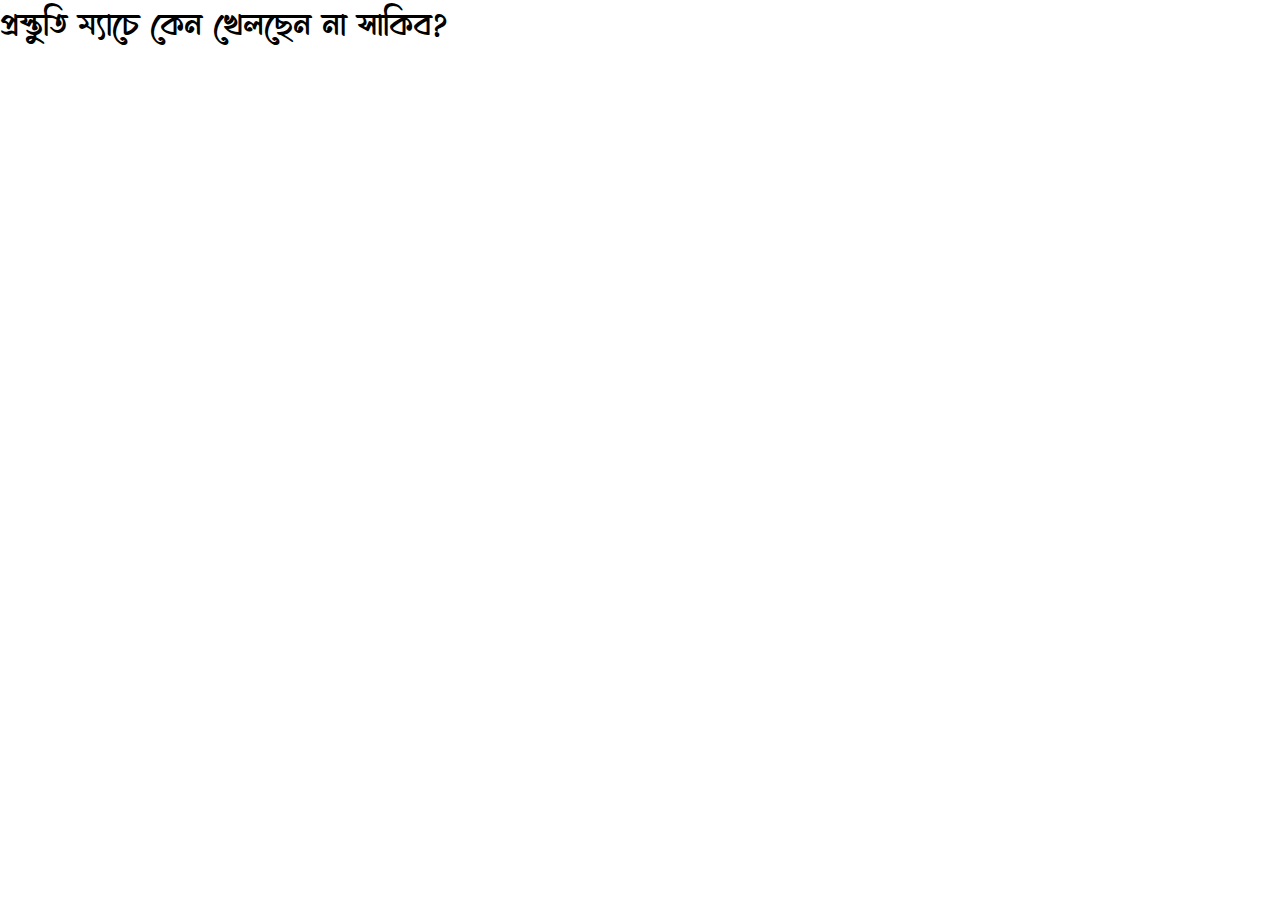
<file: task_02/index.html>
<!DOCTYPE html>
<html lang="en">
<head>
    <meta charset="UTF-8">
    <meta name="viewport" content="width=device-width, initial-scale=1.0">
    <title>Task 2</title>
    <link rel="stylesheet" href="./css/index.css">
</head>
<body>
    <h1> প্রস্তুতি ম্যাচে কেন খেলছেন না সাকিব?</h1>
</body>
</html>
</file>
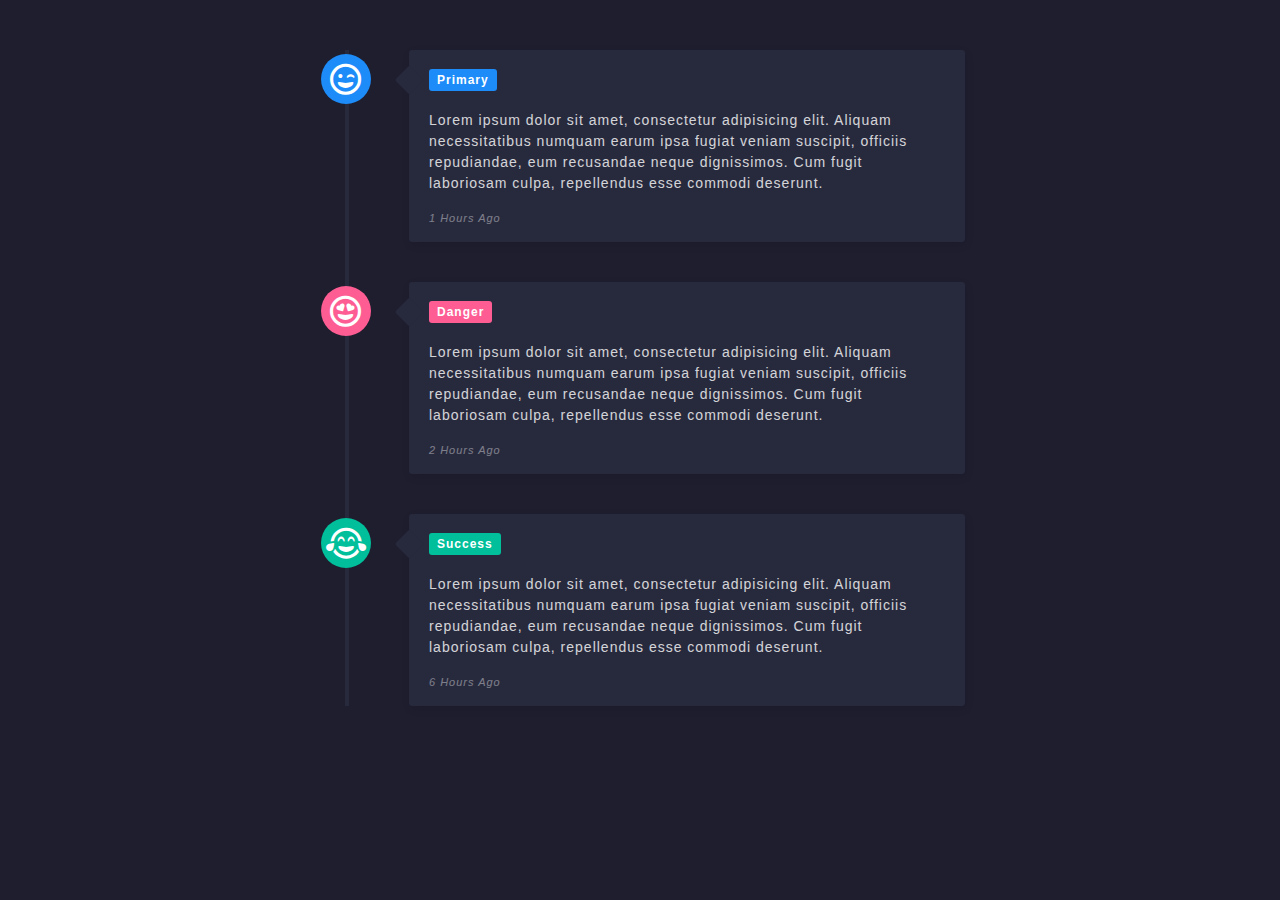
<file: assignment-1/css-timeline/index.html>
<!DOCTYPE html>
<html lang="en">
<head>
    <meta charset="UTF-8">
    <meta name="viewport" content="width=device-width, initial-scale=1.0">
    <title>CSS Timeline</title>
    <!-- CSS Link  -->
    <link rel="stylesheet" href="https://use.fontawesome.com/releases/v5.3.1/css/all.css">
    <link rel="stylesheet" href="index.css">
</head>
<body>
    <div class="container">
        <div class="timeline">
            <div class="timeline-container primary">
                <div class="timeline-icon">
                    <i class="far fa-grin-wink"></i>
                </div>
                <div class="timeline-body">
                    <h4 class="timeline-title"><span class="badge">Primary</span></h4>
                    <p>Lorem ipsum dolor sit amet, consectetur adipisicing elit. Aliquam necessitatibus numquam earum ipsa fugiat veniam suscipit, officiis repudiandae, eum recusandae neque dignissimos. Cum fugit laboriosam culpa, repellendus esse commodi deserunt.</p>
                    <p class="timeline-subtitle">1 Hours Ago</p>
                </div>
            </div>
            <div class="timeline-container danger">
                <div class="timeline-icon">
                    <i class="far fa-grin-hearts"></i>
                </div>
                <div class="timeline-body">
                    <h4 class="timeline-title"><span class="badge">Danger</span></h4>
                    <p>Lorem ipsum dolor sit amet, consectetur adipisicing elit. Aliquam necessitatibus numquam earum ipsa fugiat veniam suscipit, officiis repudiandae, eum recusandae neque dignissimos. Cum fugit laboriosam culpa, repellendus esse commodi deserunt.</p>
                    <p class="timeline-subtitle">2 Hours Ago</p>
                </div>
            </div>
            <div class="timeline-container success">
                <div class="timeline-icon">
                    <i class="far fa-grin-tears"></i>
                </div>
                <div class="timeline-body">
                    <h4 class="timeline-title"><span class="badge">Success</span></h4>
                    <p>Lorem ipsum dolor sit amet, consectetur adipisicing elit. Aliquam necessitatibus numquam earum ipsa fugiat veniam suscipit, officiis repudiandae, eum recusandae neque dignissimos. Cum fugit laboriosam culpa, repellendus esse commodi deserunt.</p>
                    <p class="timeline-subtitle">6 Hours Ago</p>
                </div>
            </div>
            <!-- <div class="timeline-container warning">
                <div class="timeline-icon">
                    <i class="far fa-grimace"></i>
                </div>
                <div class="timeline-body">
                    <h4 class="timeline-title"><span class="badge">Warning</span></h4>
                    <p>Lorem ipsum dolor sit amet, consectetur adipisicing elit. Aliquam necessitatibus numquam earum ipsa fugiat veniam suscipit, officiis repudiandae, eum recusandae neque dignissimos. Cum fugit laboriosam culpa, repellendus esse commodi deserunt.</p>
                    <p class="timeline-subtitle">1 Day Ago</p>
                </div>
            </div>
            <div class="timeline-container">
                <div class="timeline-icon">
                    <i class="far fa-grin-beam-sweat"></i>
                </div>
                <div class="timeline-body">
                    <h4 class="timeline-title"><span class="badge">Secondary</span></h4>
                    <p>Lorem ipsum dolor sit amet, consectetur adipisicing elit. Aliquam necessitatibus numquam earum ipsa fugiat veniam suscipit, officiis repudiandae, eum recusandae neque dignissimos. Cum fugit laboriosam culpa, repellendus esse commodi deserunt.</p>
                    <p class="timeline-subtitle">3 Days Ago</p>
                </div>
            </div>
            <div class="timeline-container info">
                <div class="timeline-icon">
                    <i class="far fa-grin"></i>
                </div>
                <div class="timeline-body">
                    <h4 class="timeline-title"><span class="badge">Info</span></h4>
                    <p>Lorem ipsum dolor sit amet, consectetur adipisicing elit. Aliquam necessitatibus numquam earum ipsa fugiat veniam suscipit, officiis repudiandae, eum recusandae neque dignissimos. Cum fugit laboriosam culpa, repellendus esse commodi deserunt.</p>
                    <p class="timeline-subtitle">4 Days Ago</p>
                </div>
            </div> -->
        </div>
    </div>
</body>
</html>
</file>
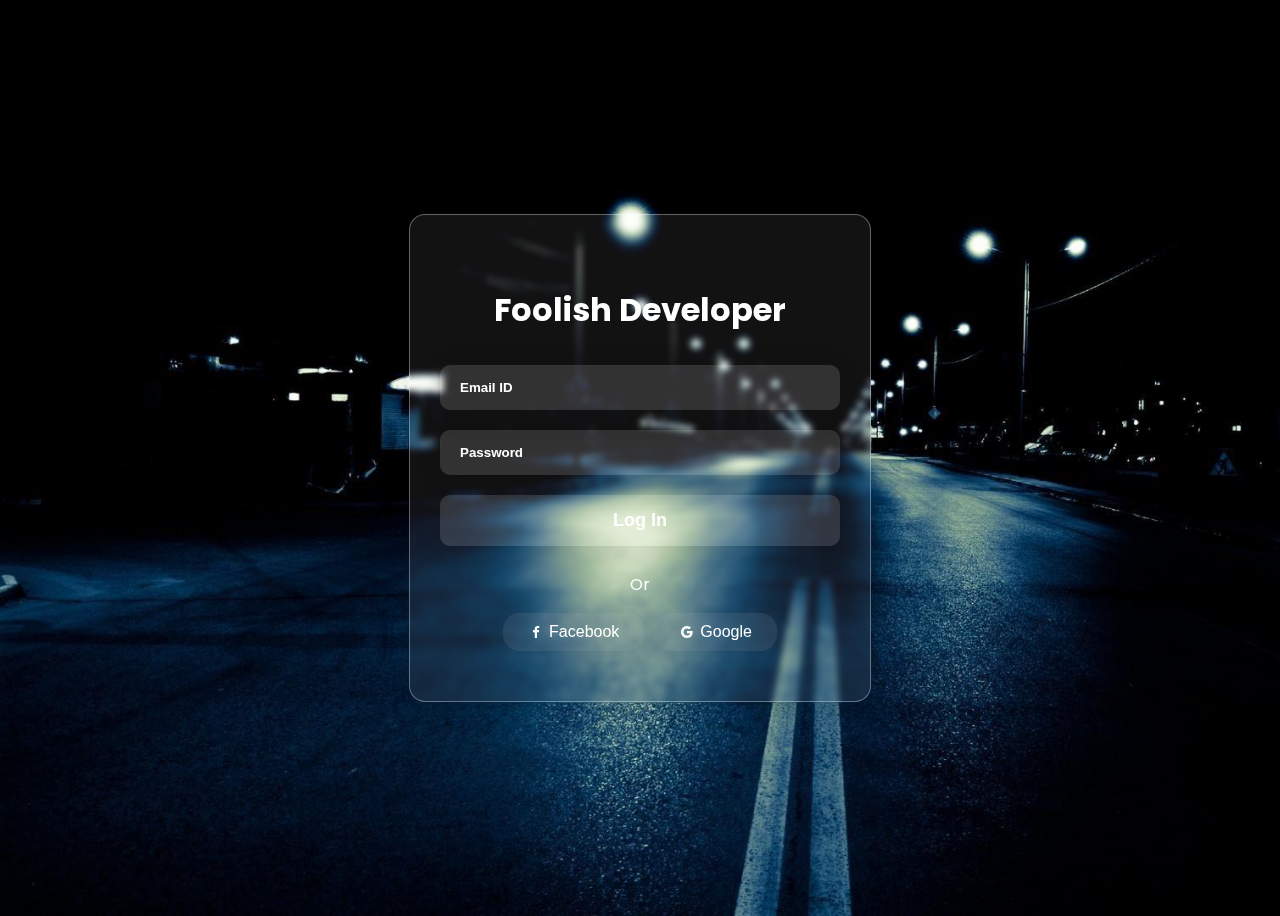
<file: assignment-1/login/index.html>
<!DOCTYPE html>
<html lang="en">

<head>
    <meta charset="UTF-8">
    <meta name="viewport" content="width=device-width, initial-scale=1.0">
    <title>Login</title>
    <!-- Google Fonts  -->
    <link rel="preconnect" href="https://fonts.googleapis.com">
    <link rel="preconnect" href="https://fonts.gstatic.com" crossorigin>
    <link href="https://fonts.googleapis.com/css2?family=Poppins:wght@300;400;500;600;700&display=swap"
        rel="stylesheet">
    <!-- Boxicons  -->
    <link href='https://unpkg.com/boxicons@2.1.4/css/boxicons.min.css' rel='stylesheet'>
    <!-- CSS Link  -->
    <link rel="stylesheet" href="index.css">
</head>

<body>
    <div class="container">
        <div class="login">
            <h1 class="title">Foolish Developer</h1>
            <form action="">
                <input type="text" placeholder="Email ID">
                <input type="text" placeholder="Password">
                <input type="submit" value="Log In">
                <p class="text-center">Or</p>
                <div class="auth">
                    <button class="btn btn-facebook"><i class='bx bxl-facebook' ></i>Facebook</button> <button class="btn btn-google"><i class='bx bxl-google' ></i>Google</button>
                </div>
            </form>
        </div>
    </div>
</body>

</html>
</file>
<file: car-service/css/index.css>
:root {
    --bg-color: #141414;
    --container: 1360px;
    --primary-color: #FF001D;
}
* {
    margin: 0;
    padding: 0;
    box-sizing: border-box;
}

body {
    background: var(--bg-color);
    font-family: 'Manrope', sans-serif;
    color: #fff;
    height: 1000px;
}
.header__section {
    height: 680px;
    display: flex;
    justify-content: center;
}
.header__box {
    background-image: url('../images/background.png');
    width: var(--container);
    border-radius: 32px;
    padding: 48px;
    
}
.header {
    display: flex;
    justify-content: space-evenly;
    align-items: center;
    border-bottom: 1px solid rgb(56, 53, 53);
    padding-bottom: 40px;
}
.header__bottom {
    margin-top: 60px;
}
.header__logo {
    flex: 6;
    display: flex;
    gap: 56px;
    align-items: center;
}
.logo {
    max-width: 142px;
    height: 26px;
}
.bx-menu {
    font-size: 20px;
}
.service {
    text-decoration: none;
    display: inline-flex;
    align-items: center;
    gap: 8px;
    color: #fff;
    font-size: 16px;
    padding: 15px 16px;
    border-radius: 8px;
    background: var(--primary-color);
}
.menu {
    flex: 6;
}
.menu__list {
    list-style: none;
    display: flex;
    gap: 56px
}

.menu__link {
    color: #fff;
    text-decoration: none;
}

.header__title {
    font-size: 64px;
    font-weight: 400;
    margin-bottom: 25px;
}
.button__box {
    display: flex;
    align-items: center;
    gap: 20px;
    font-size: 20px;
}
.header__button i {
    margin: 0px 10px; /* Add some space between the text and the icon */
}
.header__button {
    display: flex;
    align-items: center; 
    height: 61px;
    padding: 24px 40px 24px 48px;
    justify-content: center;
    gap: 4px;
    border-radius: 16px;
    border: none;
    color: #fff;
    display: flex;
    align-items: center;
    cursor: pointer;

}
.header__button-primary {
    background: var(--primary-color);
    
}
.header__button-tranparent {
    background: transparent;
    border: 2px solid #8e8888;
}

/* Header Section End */

/* Car Section Start */
.car__section {
    display: flex;
    justify-content: center;
    margin: 20px 0;
}
.cars {
    width: var(--container);
    display: flex;
    flex-wrap: wrap;
    gap: 15px;
}
.car {
    width: 443px;
    height: 243px;
    background: #1E1E1E;
    background-image: url('../images/car-1.png');
    background-repeat: no-repeat;
    background-size: 250px 180px;
    background-position: right bottom;
    display: flex;
    flex-direction: column;
    justify-content: space-evenly;
    border-radius: 32px;
    padding: 0px 25px;
}
.car-red {
    background: var(--primary-color);
    & .car__button {
        background: var(--bg-color);
    }
}
.car:nth-child(2){
    background-image: url('../images/car-4.png');
    background-repeat: no-repeat;
    background-size: 250px 180px;
    background-position: right bottom;
}
.car:nth-child(3){
    background-image: url('../images/car-3.png');
    background-repeat: no-repeat;
    background-size: 250px 200px;
    background-position: right bottom;
}
.car:nth-child(4){
    background-image: url('../images/car-5.png');
    background-repeat: no-repeat;
    background-size: 250px 150px;
    background-position: right bottom;
}
.car:nth-child(5){
    background-image: url('../images/car-2.png');
    background-repeat: no-repeat;
    background-size: 250px 180px;
    background-position: right bottom;
}
.car:nth-child(6){
    background-image: url('../images/car-6.png');
    background-repeat: no-repeat;
    background-size: 250px 180px;
    background-position: right bottom;
}
.car__details {
    display: flex;
    justify-content: space-between;
}
.car__title  {
    font-size: 24px;
}
.car__button {
    text-decoration: none;
    background: var(--primary-color);
    height: 30px; /* Adjust the height as needed */
    border-radius: 10px;
    padding: 5px 10px;
    color: #fff;
}
.car__price {
    display: flex;
    justify-content: space-between;
    align-items: flex-start;
}


/* Block Section Start  */
.block__section {
    display: flex;
    justify-content: center;
}
.block {
    width: var(--container);
    height: 760px;
    background: #fff;
    color: #000;
    border-radius: 32px;
}
.block__details{
    display: flex;
    justify-content: space-between;
    padding: 10px 50px;
    align-items: center;
    margin-top: 40px;
}
.block__title {
    font-size: 56px;
    font-weight: 700;
}
.left-arrow {
    padding: 5px 10px;
    font-size: 35px;
    color: #a59e9e;
    border-radius: 10px;
    cursor: pointer;
}
.right-arrow {
    background: var(--primary-color);
    padding: 5px 10px;
    font-size: 35px;
    color: #fff;
    border-radius: 10px;
    cursor: pointer;
}
.car__block {
    display: flex;
    justify-content: space-evenly;
    gap: 20px;
}
.block__car-details{
    width: 264px;
    height: 314px;
    display: flex;
    flex-direction: column;
    margin: 20px 0px;
}
.block__car-details .car__title {
    font-size: 18px;
    font-weight: 600;
    margin: 15px 0px;
}
.car__show {
    display: flex;
    align-items: center;
    justify-content: space-between;
}
.join__us {
    height: 140px;
    margin: 40px 45px;
    background: #F5F5F5;
    display: flex;
    border-radius: 32px;
    justify-content: space-evenly;
    align-items: center;
}
.behance, 
.instagram,
.youtube {
    background: #fff;
    width: 270px;
    height: 60px;
    display: flex;
    align-items: center;
    justify-content: center;
    gap: 10px;
    border-radius: 10px;
    font-size: 16px;
    font-weight: 600;
    cursor: pointer;
}


/* Why Section Start  */
.why__section {
    display: flex;
    justify-content: center;
    margin: 20px 0px;
}
.why {
    background: var(--primary-color);
    width: var(--container);
    border-radius: 32px;
    display: flex;
    padding: 40px 60px;
    margin-bottom: 30px;
}
.footer__content {
    flex: 1;
}
.footer__content h1 {
    font-size: 56px;
    margin: 20px 0px;
}
.footer__content p {
    font-size: 24px;
}
.footer__details {
    flex: 1;
    display: flex;
    justify-content: space-between;
    gap: 20px;
}
.single-details{
    width: 260px;
    margin: 40px 10px;
}
.single-details h4 {
    margin: 10px 0px;
}
.footer__button-box {
    margin-top: 100px;
}
.footer__button {
    display: inline-flex;
    height: 61px;
    padding: 24px 40px 24px 48px;
    justify-content: center;
    align-items: center;
    gap: 4px;
    border-radius: 16px;
    border: none;
    color: #fff;
    display: flex;
    align-items: center;
    cursor: pointer;

}
.foooter__button-primary {
    background: #fff;
    color: #000;
}
.footer__button-tranparent {
    background: transparent;
    border: 2px solid #ffffff;
}
</file>
<file: envato-elements/css/index.css>
:root {
    /* Font Family */
    --primary-font: 'Arial', sans-serif;
    --heading-font: 'Montserrat', sans-serif;

    /* Colors */
    --primary-color: white;
    --heading-text-color: #404040;
    --text-color: #505050;
    --button-color: #e40046;
    --button-hover-color: #C62E46;
    --text-hover-color: #ECECEE;
    --header-font-color: #484848;

    /* Sizing */
    --container: 1370px;
}
* {
    margin: 0;
    padding: 0;
    box-sizing: border-box;
}
body {

}

/* Header Sectin Start */
.header__section {
    display: flex;
    justify-content: center;
    box-shadow: 4px 4px 15px #ECECEE;
    background: #fff;
    position: sticky;
    top: 0;
    width: 100%;
    z-index: 1000;
}
.header {
    width: var(--container);
    height: 120px;
    font-family: var(--primary-font);
}
.header__logo {
    width: 100px;
    height: 18px;
    margin-right: 67px;
}
.header__content {
    display: flex ;
    height: 60px;
    align-items: center;
    gap: 10px
}
.header__content-nav ul{
    display: flex;
    list-style: none;
    align-items: center;
    gap: 20px;
}
.nav__item{
    padding: 7px;
}
.nav__item:hover {
    border-radius: 5px;
    background: var(--text-hover-color);
}
.nav__item-link {
    text-decoration: none;
    color: var(--header-font-color);
}
.get-download {
    background: var(--button-color);
    padding: 7px 15px;
    border-radius: 7px;
}
.get-download a {
    color: #fff;
}
.fa-circle-user {
    color: var(--header-font-color);
}
.header__search {
    width: 607px;
    display: flex;
    /* border: 1px solid red; */
    border-radius: 10px;
}
.items {
    width: 100px;
    padding: 0px 10px;
    border: 1px solid gray;
    border-radius: 5px 0px 0px 5px;
    color: var(--header-font-color);
}
.search {
    width: 465px;
    padding: 5px;
    border: 1px solid gray;
    border-left: none;
}
.header button[type="submit"] {
    padding: 10px 12px;
    font-size: 15px;
    background: #303030;
    border: 1px solid gray;
    border-left: none;
    border-radius: 0px 5px 5px 0px;
    color: #fff;
}
.navbar {
    display: flex;
    height: 60px;
}
.navbar__items {
    display: flex;
    align-items: center;
    list-style: none;
    gap: 25px
}
.navbar__item {
    display: flex;
    height: 57px;
    align-items: center;
    position: relative;
}
.navbar__item:hover {
    border-bottom: 3px solid #503DE2;
}
.navbar__item-link {
    text-decoration: none;
    font-size: 14px;
    font-weight: 600;
    color: var(--header-font-color);
}
.sub__menu {
    width: 200px;
    flex-direction: column;
    position: absolute;
    top: 60px;
    left: 0;
    list-style: none;
    display: none;
    background: #fff;
    padding: 10px;
    border-radius: 0px 0px 10px 10px;
}
.sub__menu-item  {
    padding: 10px;
}
.sub__menu-item a {
    padding: 10px;
}
.sub__menu-item a:hover {
    background: #ECECEE;
    border-radius: 10px;
}
.sub__menu-item a {
    text-decoration: none;
    color: var(--text-color);
}
.navbar__item:hover .sub__menu {
    display: block;
}
.sub__nav {
    display: flex;
}
/* Header Section End */

/* Category Section Start */
.category__section {
    display: flex;
    justify-content: center;
    background: #fafafa;
}
.category {
    font-family: var(--primary-font);
    margin: 70px;
    width: var(--container);
    text-align: center;
}
.category__title {
        font-family: var(--heading-font);
        font-size: 48px;
        font-weight: 800;
        color: var(--heading-text-color);
        line-height: 60px;
    }
.category__description {
        font-size: 18px;
        line-height: 27px;
        font-weight: 400;
        color: var(--text-color);
        margin-top: 20px;
}

.category__items {
    padding: 60px 0px;
    display: grid;
    grid-template-columns: repeat(4, 250px);
    justify-content: center;
    gap: 10px;
    row-gap: 20px;
}
.category__item {
    padding: 5px;
    text-align: left;
    cursor: pointer;;
}
.category__item--title{
        color: var(--heading-text-color);
        font-size: 16px;
        font-weight: 600;
        margin-top: 20px;
}
.category__item-count {
    margin-top: 10px;
    color: #8070ff;
    font-size: 14px;
    font-weight: 400;
    line-height: 24px;
}
.category__item img{
    width: 100%;
    height: 140px;
    border-radius: 10px;
}
.btn-primary {
    padding: 12px 30px;
    border: none;
    background: var(--button-color);
    color: #fff;
    font-weight: bold;
    border-radius: 10px;
    font-size: 16px;
    cursor: pointer;
}
.btn-primary:hover {
    background: var(--button-hover-color);
}

/* Creator Section Start */
.creator__section {
    display: flex;
    justify-content: center;
}
.creator {
    width: var(--container);
    display: flex;
    flex-direction: column;
    justify-content: center;
    padding: 80px 20px;
}
.creator__title {
    text-align: center;
    font-family: var(--heading-font);
    font-size: 30px;
    color: var(--header-font-color);
    font-weight: 800;
}
.creator__items {
    margin: 20px;
    display: grid;
    grid-template-columns: repeat(4, 250px);
    justify-content: center;
    gap: 20px;
    padding: 20px;
}
.creator__item {
    padding: 10px;
}
.creator__item-img {
    width: 70px;
    height: 70px;
    margin-bottom: 20px;
}
.creator__item-title {
    font-family: var(--heading-font);
    color: var(--header-font-color);
    font-size: 20px;
    font-weight: 600;
    margin-bottom: 20px;
}
.creator__item-description {
    font-family: var(--primary-font);
    font-size: 16px;
    font-weight: 200;
    color: var(--text-color);
}
/* Creator Section End */

/* Pricing Section Start */
.pricing__section {
    background: #f9f9fb;
    display: flex;
    justify-content: center;
}
.pricing {
    width: var(--container);
    display: flex;
    flex-direction: column;
    justify-content: center;
    padding: 100px;
}
.pricing__title {
    text-align: center;
    font-size: 30px;
    font-weight: 800;
    font-family: var(--primary-font);
    color: var(--heading-text-color);
    margin-bottom: 45px;
}
.pricing__items {
    display: flex;
    justify-content: center;
    gap: 25px
}
.pricing__item {
    width: 255px;
    height: 307px;
    background: #fff;
    background-repeat: no-repeat;
    background-size: 160px;
    background-position: bottom center;
    padding: 25px;
    border-radius: 10px;
    box-shadow: 2px 2px 5px rgb(224, 223, 223);
}
.pricing__item:nth-child(1){
    background-image: url('../images/individuals-pricing.svg');
}
.pricing__item:nth-child(2){
    background-image: url('../images/students-pricing.svg');
}
.pricing__item:nth-child(3){
    background-image: url('../images/teams-pricing.svg');
}
.pricing__item:nth-child(4){
    background-image: url('../images/enterprise-pricing.svg');
}
.pricing__item-title {
    font-size: 25px;
    line-height: 26px;
    font-family: var(--primary-font);
    color: var(--heading-text-color);
    margin: 15px 0px;
}
.pricing__item-description {
    font-family: var(--primary-font);
    color: var(--text-color);
    margin: 15px 0px;
}
.pricing__item p {
    font-family: var(--primary-font);
    color: var(--text-color);
}
.pricing__item-price {
    font-size: 25px;
    line-height: 26px;
    color: var(--heading-text-color);
    font-weight: bold;
}


/* Subscribe Section Start */
.subscribe__section {
    display: flex;
    justify-content: center;
    align-items: center;
    /* background: #f9f9fb; */
}
.subscribe {
    width: var(--container);
    padding: 100px;
}
.subscribe__title {
    color: var(--header-font-color);
    font-family: var(--heading-font);
    font-weight: 800;
    font-size: 30px;
    line-height: 36px;
}
.subscribe__content {
    display: flex;
    flex-direction: column;
    align-items: center;
    text-align: center; /* This centers the text within the div horizontally */
}
.subscribe button {
    margin: 30px;
}
</file>
<file: news-homepage/css/index.css>
:root {
    --main-color: hsl(35, 77%, 62%);
    --text-red-color: hsl(5, 85%, 63%);
    --text-size: 15px;
    --offwhite-color: hsl(36, 100%, 99%);
    --grayish-color: hsl(228, 2%, 57%);
    --dark-blue: hsl(240, 100%, 5%);
    --desktop-width: 1240px;
}
@font-face {
    font-family: Inter;
    src: url(../assets/fonts/static/Inter-Bold.ttf);
}
* {
    margin: 0;
    padding: 0;
    box-sizing: border-box;
}
body {
    font-family: Inter;
}
.container__full {
    display: flex;
    justify-content: center;
}
.container {
    width: var(--desktop-width);
    display: grid;
    grid-template-columns: repeat(3, 1fr);
    grid-template-areas: 
    'header header header'
    'article article aside'
    'footer footer footer'
    ;
    column-gap: 25px;
}
.header {
    grid-area: header;
    display: flex;
    justify-content: space-between;
    align-items: center;
    height: 120px;
}
.header__menu-list {
    display: flex;
    list-style: none;
    gap: 25px;
}
.header__menu-items {
    
}
.header__menu-link {
    text-decoration: none;
    color: var(--grayish-color);
    font-weight: 400;
}
.aside {
    grid-area: aside;
    background: var(--dark-blue);
    color: var(--main-color);
    padding: 15px 20px;
}
.aside h1 {
    margin-top: 30px;
    font-size: 40px;
}
.aside__news {
    margin: 50px 0px;
}
.aside__news-title {
    color: var(--offwhite-color);
}
.aside__news-description {
    color: var(--grayish-color);
    font-weight: 200;
    margin: 10px 0px 25px 0px
}
hr {
    border: 0.5px solid var(--grayish-color);
}
.article {
    grid-area: article;
}
.article__main {
    display: flex;
    margin: 10px 0px;
}
.article img {
    width: 100%;
}
.article__title{
    font-size: 40px;
    flex: 1;
    line-height: 70px;
}
.article .news {
    flex: 1;
}
.article .news p {
    margin-top: 20px;
    color: var(--grayish-color);
    font-size: 16px;
    font-weight: 400;
    line-height: 25px;
}
.btn-read {
    border: 1px solid var(--text-red-color);
    background: var(--text-red-color);
    font-size: 15px;
    padding: 10px 25px;
    color: var(--offwhite-color);
    text-transform: uppercase;
    letter-spacing: 5px;
    margin-top: 45px;
}

/* Article Section End  */

/* Footer Section Start */

.footer {
    grid-area: footer;
    margin: 50px 0px;
    display: flex;
    justify-content: space-between;
}
.footer__items {
    display: flex;
    gap: 15px;
}
.footer__items img {
    width: 100px;
    height: 120px;
}
.footer__items-num {
    color: var(--grayish-color);
}
.footer__items-title {
    color: var(--dark-blue);
    margin-top: 10px;
}
.footer__items-des {
    color: var(--grayish-color);
    font-size: var(--text-size);
    font-weight: 300;
    margin-top: 8px;
}
</file>
<file: task_02/css/index.css>
@font-face {
    font-family: 'sabbir';
    src: url('../fonts/LiSabbirAshalota1Unicode.woff2') format('woff2'),
        url('../fonts/LiSabbirAshalota1Unicode.woff') format('woff');
    font-weight: normal;
    font-style: normal;
    font-display: swap;
}
@font-face {
    font-family: 'shadin';
    src: url('../fonts/LiShadhinataUnicode.woff2') format('woff2'),
        url('../fonts/LiShadhinataUnicode.woff') format('woff');
}



* {
    margin: 0;
    padding: 0;
    box-sizing: border-box;
}
h1 {
    font-family: 'shadin';
    font-weight: 100;
}
</file>
<file: assignment-1/css-timeline/index.css>
@import url("https://fonts.googleapis.com/css?family=Niramit:300,300i,700");
* {
  margin: 0;
  padding: 0;
  box-sizing: border-box;
}

body {
  font-family: "K2D", sans-serif;
  background: #1e1e2f;
  letter-spacing: 1px;
}

.container {
  max-width: 650px;
  margin: 50px auto;
}

p {
  font-weight: 300;
  line-height: 1.5;
  font-size: 14px;
  opacity: 0.8;
}

.timeline {
  position: relative;
  padding-left: 4rem;
  margin: 0 0 0 30px;
  color: white;
}
.timeline:before {
  content: "";
  position: absolute;
  left: 0;
  top: 0;
  width: 4px;
  height: 100%;
  background: #27293d;
}
.timeline .timeline-container {
  position: relative;
  margin-bottom: 2.5rem;
}
.timeline .timeline-container .timeline-icon {
  position: absolute;
  left: -88px;
  top: 4px;
  width: 50px;
  height: 50px;
  border-radius: 50%;
  text-align: center;
  font-size: 2rem;
  background: #4f537b;
}
.timeline .timeline-container .timeline-icon i {
  position: absolute;
  left: 50%;
  top: 50%;
  transform: translate(-50%, -50%);
}
.timeline .timeline-container .timeline-icon img {
  width: 100%;
  height: 100%;
  border-radius: 50%;
}
.timeline .timeline-container .timeline-body {
  background: #27293d;
  border-radius: 3px;
  padding: 20px 20px 15px;
  box-shadow: 1px 3px 9px rgba(0, 0, 0, 0.1);
}
.timeline .timeline-container .timeline-body:before {
  content: "";
  background: inherit;
  width: 20px;
  height: 20px;
  display: block;
  position: absolute;
  left: -10px;
  transform: rotate(45deg);
  border-radius: 0 0 0 2px;
}
.timeline .timeline-container .timeline-body .timeline-title {
  margin-bottom: 1.4rem;
}
.timeline .timeline-container .timeline-body .timeline-title .badge {
  background: #4f537b;
  padding: 4px 8px;
  border-radius: 3px;
  font-size: 12px;
  font-weight: bold;
}
.timeline .timeline-container .timeline-body .timeline-subtitle {
  font-weight: 300;
  font-style: italic;
  opacity: 0.4;
  margin-top: 16px;
  font-size: 11px;
}
.timeline .timeline-container.primary .badge,
.timeline .timeline-container.primary .timeline-icon {
  background: #1d8cf8 !important;
}
.timeline .timeline-container.info .badge,
.timeline .timeline-container.info .timeline-icon {
  background: #11cdef !important;
}
.timeline .timeline-container.success .badge,
.timeline .timeline-container.success .timeline-icon {
  background: #00bf9a !important;
}
.timeline .timeline-container.warning .badge,
.timeline .timeline-container.warning .timeline-icon {
  background: #ff8d72 !important;
}
.timeline .timeline-container.danger .badge,
.timeline .timeline-container.danger .timeline-icon {
  background: #fd5d93 !important;
}

.author {
  font-family: inherit;
  padding: 3em;
  text-align: center;
  width: 100%;
  color: white;
}
.author a:link,
.author a:visited {
  color: white;
}
.author a:link:hover,
.author a:visited:hover {
  text-decoration: none;
}
.author .btn:link,
.author .btn:visited {
  margin-top: 1em;
  text-decoration: none;
  display: inline-block;
  font-family: inherit;
  font-weight: 100;
  color: white;
  text-align: center;
  vertical-align: middle;
  -webkit-user-select: none;
     -moz-user-select: none;
          user-select: none;
  background-color: black;
  padding: 1.5em 2rem;
  border-radius: 1em;
  transition: 0.5s all;
}
.author .btn:link:hover, .author .btn:link:focus, .author .btn:link:active,
.author .btn:visited:hover,
.author .btn:visited:focus,
.author .btn:visited:active {
  background-color: #1a1a1a;
}/*# sourceMappingURL=index.css.map */
</file>
<file: assignment-1/login/index.css>
* {

}

body {
    background-image: url('./road.jpg');
    font-family: 'Poppins', sans-serif;
    background-size: cover;
}
.container {
    display: flex;
    justify-content: center;
    align-items: center;
    height: 100vh;
}
.login {
    width: 400px;
    background: rgba(255, 255, 255, 0.07);
    border-radius: 16px;
    box-shadow: 0 4px 30px rgba(0, 0, 0, 0.1);
    backdrop-filter: blur(3.1px);
    -webkit-backdrop-filter: blur(3.1px);
    border: 1px solid rgba(255, 255, 255, 0.34);
    color: #fff;
    padding: 50px 30px;
}
.title {
    text-align: center;
}
form {
    display: flex;
    flex-direction: column;
}
input {
    padding: 15px 20px;
    margin: 10px 0;
    background: rgba(255, 255, 255, 0.07);
    border-radius: 10px;
    box-shadow: 0 4px 30px rgba(0, 0, 0, 0.1);
    backdrop-filter: blur(3.1px);
    -webkit-backdrop-filter: blur(3.1px);
    border: 1px solid rgba(255, 255, 255, 0.34);
    border: none;
}
input:focus {
    outline: none;
    color: #fff;
}
input::placeholder {
    color: #fff;
    font-weight: bold;
}
input[type="submit"] {
    font-size: 18px;
    font-weight: bold;
    color: #fff;
    cursor: pointer;
}
.text-center {
    text-align: center;
    font-size: 16px;
}
.auth {
    display: flex;
    justify-content: center;
    gap: 10px;
}
.btn {
    border: none;
    padding: 10px 25px;
    font-size: 16px;
    border-radius: 7px;
    color: #fff;
    background: rgba(75, 67, 67, 0.07);
    border-radius: 16px;
    box-shadow: 0 4px 30px rgba(62, 59, 59, 0.1);
    backdrop-filter: blur(3.1px);
    -webkit-backdrop-filter: blur(3.1px);
    display: flex;
    gap: 5px;
    align-items: center;
    cursor: pointer;
}
</file>
